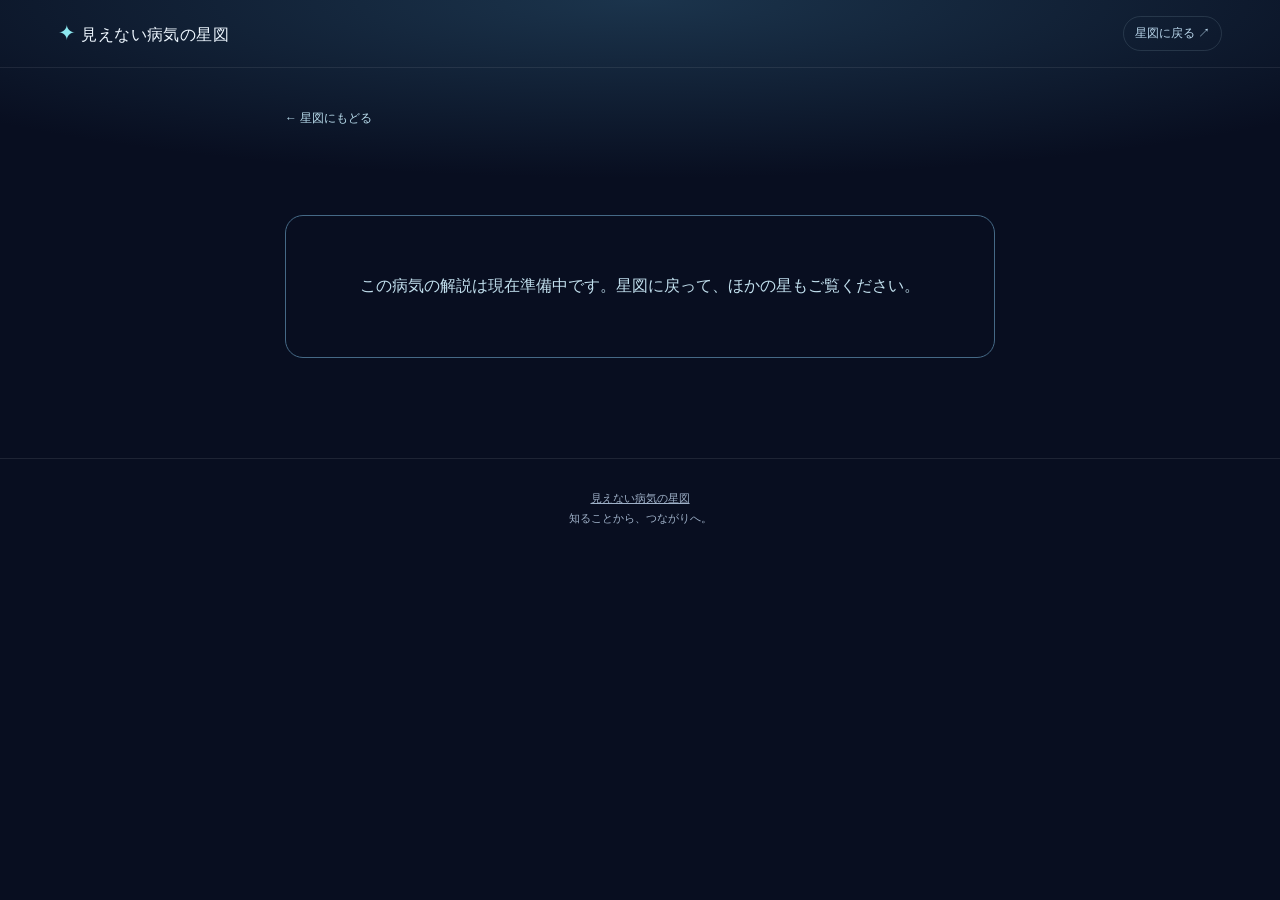
<file: disease/index.html>
<!doctype html>
<html lang="ja">
<head>
 <meta charset="utf-8">
 <meta name="referrer" content="no-referrer">
 <meta name="viewport" content="width=device-width,initial-scale=1,viewport-fit=cover">
 <meta name="theme-color" content="#080e20">
 <meta name="description" content="見えない病気の星図。疾患の概要、日常生活との関係、医療・研究の現状を公的資料にもとづいて紹介します。">
 <title>この病気について知る | 見えない病気の星図</title>
 <link rel="stylesheet" href="../admin/app.css?v=3">
 <link rel="stylesheet" href="./disease.css?v=2">
 <script defer src="../content/disease-guides.js?v=7"></script>
 <script defer src="./disease.js?v=4"></script>
</head>
<body class="disease-article">
 <header class="header">
  <a class="brand" href="../"><span class="brand-star" aria-hidden="true">✦</span>見えない病気の星図</a>
  <a class="weekly-link" href="../">星図に戻る ↗</a>
 </header>
 <main class="disease-page">
  <a href="../" class="page-back">← 星図にもどる</a>
  <div id="loading" class="loading" role="status" aria-live="polite">病気の解説を読み込んでいます…</div>
  <article id="disease-content" hidden>
   <p class="section-caption">ひとつの星を、知る。</p>
   <h1 id="disease-title"></h1>
   <div class="section-rule" aria-hidden="true"></div>
   <section class="article-section" aria-labelledby="about-title">
    <div class="number">01 / OVERVIEW</div>
    <h2 id="about-title">どんな病気？</h2>
    <p id="disease-overview"></p>
   </section>
   <section class="article-section" aria-labelledby="living-title">
    <div class="number">02 / DAILY LIFE</div>
    <h2 id="living-title">暮らしとの関係</h2>
    <p id="disease-living"></p>
   </section>
   <section class="article-section" aria-labelledby="medicine-title">
    <div class="number">03 / CARE & RESEARCH</div>
    <h2 id="medicine-title">医療と研究の現在地</h2>
    <p id="disease-treatment"></p>
   </section>
   <section class="references" aria-labelledby="references-title">
    <h2 id="references-title">参考資料</h2>
    <p>内容は公的な疾患解説・指定難病資料をもとに要約しています。詳しく知りたい方は、原典もご覧ください。</p>
    <ul id="disease-sources"></ul>
    <p class="review-note"><span id="article-reviewed-date">資料確認日：2026年10月11日</span> ／ 病状や治療は一人ひとり異なるため、この文章を診断・治療の判断に使わないでください。</p>
   </section>
   <nav class="article-end" aria-label="星図に戻る">
    <a href="../#participation" class="join-link">星を灯しにいく <span aria-hidden="true">✦</span></a>
    <a href="../" class="plain-link">星図へ戻る →</a>
   </nav>
  </article>
 </main>
 <footer><a href="../">見えない病気の星図</a><br>知ることから、つながりへ。</footer>
</body>
</html>
</file>
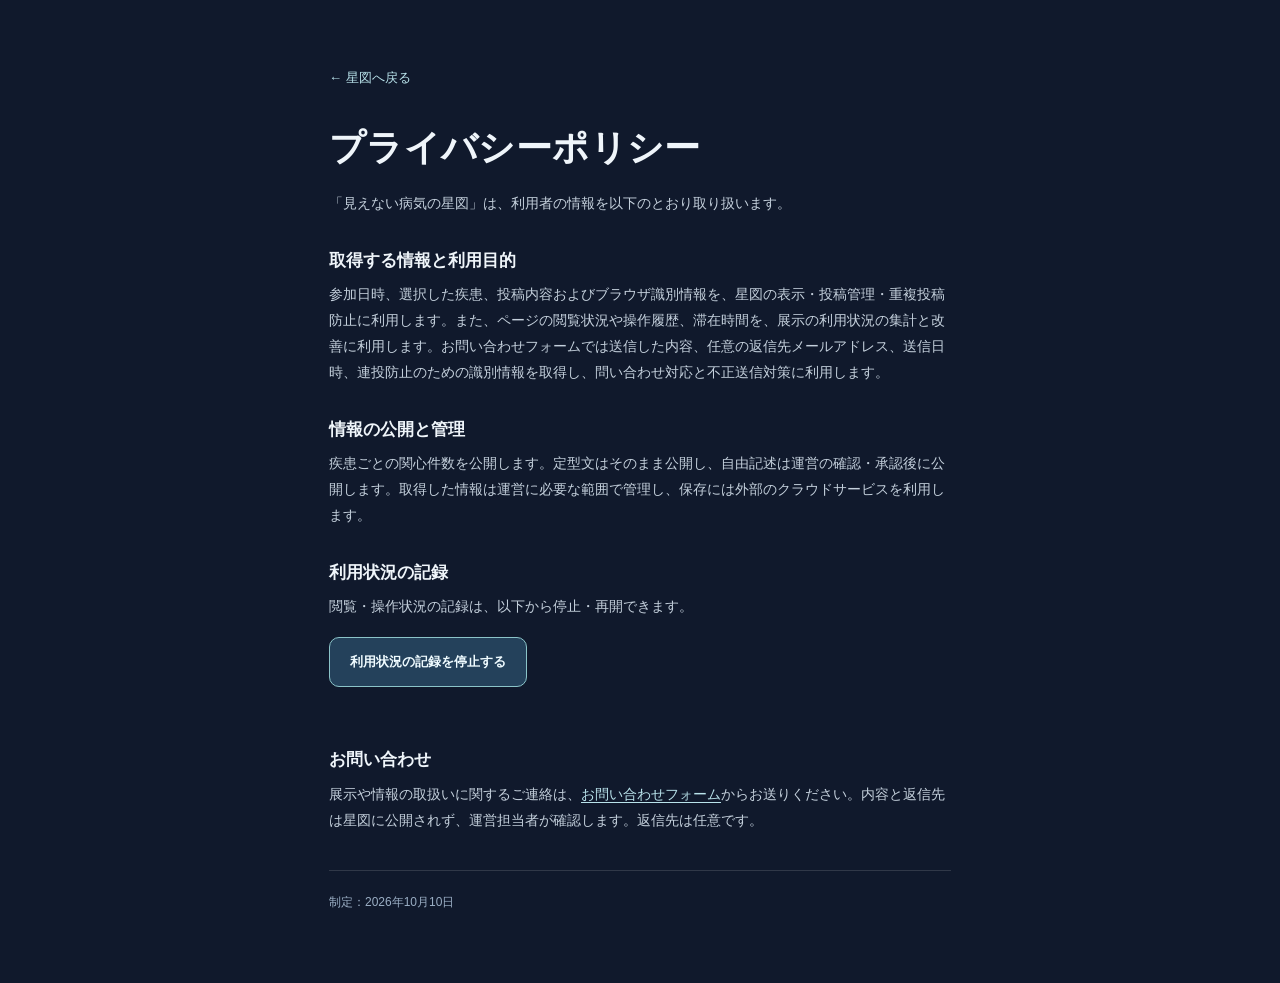
<file: privacy/index.html>
<!doctype html>
<html lang="ja">
<head>
  <meta charset="utf-8">
  <meta name="referrer" content="no-referrer">
 <meta name="viewport" content="width=device-width, initial-scale=1">
  <meta name="theme-color" content="#111b2f">
  <title>プライバシーポリシー | 見えない病気の星図</title>
  <meta name="description" content="見えない病気の星図における情報の取扱いについて。">
  <style>
    :root {
      color-scheme: dark;
      font-family: -apple-system, BlinkMacSystemFont, "Hiragino Sans", "Yu Gothic", Meiryo, sans-serif;
      background: #10192c;
      color: #eff5fa;
      line-height: 1.85;
    }
    * { box-sizing: border-box; }
    body { margin: 0; min-height: 100vh; }
    main { max-width: 670px; margin: 0 auto; padding: clamp(32px, 7vw, 62px) 24px 70px; }
    a { color: #b9e3eb; text-underline-offset: 3px; }
    .back { display: inline-block; font-size: 13px; text-decoration: none; }
    h1 { font-size: clamp(26px, 5.8vw, 36px); line-height: 1.45; margin: 30px 0 17px; letter-spacing: .01em; }
    h2 { font-size: 17px; line-height: 1.5; margin: 31px 0 9px; font-weight: 700; }
    p { color: #c4d0dc; font-size: 14px; margin: 0; }
    .intro { margin-bottom: 8px; }
    button { display: inline-block; margin: 17px 0 0; padding: 12px 20px;
      background: #24415b; color: #effbff; border: 1px solid #8bc4c9;
      border-radius: 10px; font: inherit; font-size: 13px; font-weight: 700;
      min-height: 48px; cursor: pointer;
    }
    button:focus-visible, a:focus-visible { outline: 3px solid #9ce6eb; outline-offset: 3px; }
    #preference-message { min-height: 22px; color: #a9e4e9; font-size: 13px; margin-top: 7px; }
    footer { margin-top: 36px; padding-top: 20px; border-top: 1px solid #ffffff22; }
    .date { font-size: 12px; color: #9aaec4; }
  </style>
</head>
<body>
  <main>
    <a class="back" href="../">← 星図へ戻る</a>
    <h1>プライバシーポリシー</h1>
    <p class="intro">「見えない病気の星図」は、利用者の情報を以下のとおり取り扱います。</p>

    <section>
      <h2>取得する情報と利用目的</h2>
      <p>参加日時、選択した疾患、投稿内容およびブラウザ識別情報を、星図の表示・投稿管理・重複投稿防止に利用します。また、ページの閲覧状況や操作履歴、滞在時間を、展示の利用状況の集計と改善に利用します。お問い合わせフォームでは送信した内容、任意の返信先メールアドレス、送信日時、連投防止のための識別情報を取得し、問い合わせ対応と不正送信対策に利用します。</p>
    </section>

    <section>
      <h2>情報の公開と管理</h2>
      <p>疾患ごとの関心件数を公開します。定型文はそのまま公開し、自由記述は運営の確認・承認後に公開します。取得した情報は運営に必要な範囲で管理し、保存には外部のクラウドサービスを利用します。</p>
    </section>

    <section>
      <h2>利用状況の記録</h2>
      <p>閲覧・操作状況の記録は、以下から停止・再開できます。</p>
      <button type="button" id="analytics-choice">設定を確認しています…</button>
      <p id="preference-message" role="status" aria-live="polite"></p>
    </section>

    <section>
      <h2>お問い合わせ</h2>
      <p>展示や情報の取扱いに関するご連絡は、<a href="../contact/">お問い合わせフォーム</a>からお送りください。内容と返信先は星図に公開されず、運営担当者が確認します。返信先は任意です。</p>
    </section>

    <footer><p class="date">制定：2026年10月10日</p></footer>
  </main>
  <script>
    (() => {
      const button = document.getElementById('analytics-choice');
      const message = document.getElementById('preference-message');
      const key = 'nenone-analytics-optout';
      const render = () => {
        try {
          button.textContent = localStorage.getItem(key) === '1'
            ? '利用状況の記録を再開する'
            : '利用状況の記録を停止する';
        } catch {
          button.disabled = true;
          message.textContent = 'このブラウザでは設定を変更できません。';
        }
      };
      button.addEventListener('click', () => {
        try {
          if (localStorage.getItem(key) === '1') {
            localStorage.removeItem(key);
            message.textContent = '記録を再開しました。';
          } else {
            localStorage.setItem(key, '1');
            message.textContent = '記録を停止しました。';
          }
          render();
        } catch {
          message.textContent = '設定を変更できませんでした。';
        }
      });
      render();
    })();
  </script>
</body>
</html>
</file>
<file: admin/app.css>
:root{font-family:-apple-system,BlinkMacSystemFont,"Hiragino Sans","Yu Gothic",Meiryo,sans-serif;color:#eff7ff;background:#080e20;font-synthesis:none}
*{box-sizing:border-box}html{scroll-behavior:smooth}body{margin:0;min-height:100vh;background:radial-gradient(ellipse 70% 40% at 45% 4%,#1c3151 0,transparent 87%),#080e20}button,input,textarea{font:inherit}button{cursor:pointer}a{color:inherit}button:disabled{opacity:.5;cursor:default}button:focus-visible,a:focus-visible,input:focus-visible,textarea:focus-visible{outline:3px solid #8ce1eb;outline-offset:3px}
.header{min-height:68px;padding:13px clamp(18px,5vw,58px);display:flex;justify-content:space-between;align-items:center;gap:12px;border-bottom:1px solid #ffffff14}.brand{text-decoration:none;font-weight:750;font-size:clamp(12px,2.5vw,16px);letter-spacing:.025em}.brand-star{color:#8ce8f0;font-size:21px;margin-right:5px}.weekly-link{font-size:12px;color:#b8d5ea;text-decoration:none;border:1px solid #5c71804f;border-radius:100px;padding:8px 11px;white-space:nowrap}.weekly-link:hover{background:#ffffff0d}
main{width:min(1160px,100%);margin:auto;padding:0 clamp(18px,4vw,38px)}.eyebrow{font-weight:800;font-size:10px;letter-spacing:.18em;color:#98dbeb}.hero{text-align:center;padding:clamp(54px,8vw,95px) 0 35px}.hero h1{font-size:clamp(30px,7.4vw,60px);font-weight:800;letter-spacing:.015em;line-height:1.44;margin:18px 0}.hero h1 em{font-style:normal;color:#a7e6ed;text-shadow:0 0 28px #2b9fba59}.hero p:not(.eyebrow){font-size:clamp(12px,2.8vw,15px);line-height:2.1;color:#c5d6e6}.stat-row{display:flex;justify-content:center;gap:26px;margin:30px 0 0;color:#a8b9cc;font-size:12px}.stat-row strong{font-size:22px;color:#eafcff;margin-right:5px}
.constellation{margin-top:10px}.map-topline{display:flex;align-items:center;justify-content:space-between;gap:16px;margin:0 4px 14px}.map-topline h2{margin:0;font-size:17px}.map-topline span{color:#90adc8;font-size:11px}
.sky-view{position:relative;height:clamp(370px,54vw,540px);border:1px solid #415c7c80;border-radius:24px;overflow:hidden;background:radial-gradient(ellipse at 60% 52%,#1a3858 0,#0c1a37 43%,#0a122a 100%);isolation:isolate;box-shadow:0 20px 65px #01081680,inset 0 0 60px #4285bb1b}.sky-decoration{position:absolute;inset:0;background-image:radial-gradient(#c5e8fb 1px,transparent 1.5px),radial-gradient(#8abedb 1px,transparent 1.5px);background-size:67px 75px,99px 113px;background-position:14px 20px,47px 60px;opacity:.18;pointer-events:none}.sky-view:before{content:"";position:absolute;inset:0;background:radial-gradient(ellipse 30% 30% at 21% 69%,#5364a53a,transparent),radial-gradient(ellipse 28% 30% at 81% 18%,#56dce927,transparent);pointer-events:none}
.star-layer{position:absolute;inset:0}.star-node{--scale:1;position:absolute;transform:translate(-50%,-50%);width:54px;height:54px;border:none;border-radius:50%;background:transparent;display:grid;place-items:center;color:#fff;z-index:1;transition:transform .3s,filter .3s;isolation:isolate}.star-node:before{content:"";position:absolute;inset:0;border-radius:50%;background:radial-gradient(circle,#63e5ed57,transparent 70%);filter:blur(6px);transform:scale(var(--scale));z-index:-1}.star-node .spark{font-size:31px;text-shadow:0 0 6px #dcffff,0 0 22px #6bcde6,0 0 55px #66e1ff;font-weight:600;transform:scale(var(--scale));line-height:1}.star-node.share .spark{color:#ffd5b1;text-shadow:0 0 9px #ffd8ac,0 0 28px #d683d5}.star-node.share:before{background:radial-gradient(circle,#e8a8e15e,transparent 70%)}.star-node.mixed .spark{color:#d2f9e5;text-shadow:0 0 12px #caf1fc,0 0 24px #d99ad9}.star-node:hover,.star-node:focus-visible{transform:translate(-50%,-50%) scale(1.22);filter:brightness(1.2);z-index:5}.star-node.selected{filter:brightness(1.3)}.star-node .spark-label{position:absolute;top:100%;left:50%;transform:translateX(-50%);white-space:nowrap;font-size:9px;color:#bcd8ea;opacity:.8;text-shadow:0 1px 3px #010714}
.empty-stars{position:absolute;top:50%;left:50%;transform:translate(-50%,-50%);text-align:center;width:90%;color:#cee6f4}.empty-stars .empty-spark{font-size:60px;color:#9aceed;display:block;opacity:.45}.empty-stars h3{font-size:18px;font-weight:700;letter-spacing:.04em}.empty-stars p{font-size:12px;opacity:.8}.star-detail{position:absolute;z-index:20;bottom:15px;left:50%;transform:translateX(-50%);width:min(460px,calc(100% - 28px));max-height:80%;overflow:auto;background:#121e39ed;border:1px solid #9acae46b;box-shadow:0 12px 40px #0008;backdrop-filter:blur(16px);padding:18px 18px 16px;border-radius:16px}.star-detail[hidden]{display:none}.star-detail button{position:absolute;right:13px;top:8px;background:none;color:#eaf6ff;border:0;font-size:24px}.detail-overline{color:#97c9df;letter-spacing:.1em;font-size:10px;font-weight:700;margin:0 0 10px}.star-detail h3{font-size:17px;margin:0 24px 10px 0}.star-detail p{font-size:12px;line-height:1.8;color:#d0ddec}.comment-bubbles{display:flex;flex-wrap:wrap;gap:8px;margin-top:10px}.comment-bubbles span{display:block;padding:9px 12px;border-radius:16px 16px 16px 3px;background:#2f436e;color:#f1f7ff;font-size:12px;line-height:1.7;overflow-wrap:anywhere;max-width:100%}
.legend{display:flex;flex-wrap:wrap;justify-content:center;gap:17px;margin-top:18px;color:#b6cede;font-size:12px}.legend i{display:inline-block;height:11px;width:11px;border-radius:50%;margin-right:6px;vertical-align:middle}.light-share{background:#ffd3ab;box-shadow:0 0 10px #e9aaee}.light-discover{background:#9ee6f9;box-shadow:0 0 10px #55bfe9}.hint{text-align:center;color:#92a7c1;font-size:11px;line-height:1.9;margin:13px auto 20px}
.participation{margin:55px auto 70px;text-align:center;padding:38px 22px 42px;border:1px solid #5a7d944d;background:linear-gradient(140deg,#1d2c4a,#101b34);border-radius:24px;max-width:760px}.participation h2{font-size:clamp(23px,5.2vw,32px);margin:12px 0}.participation p:not(.eyebrow){color:#bdcfe1;font-size:12px;line-height:2}.participation-status{color:#b4e3ea;font-size:12px;margin:18px 0 14px}.cta{color:#071f31;background:linear-gradient(100deg,#c0e4f6,#8ce7e9);border:0;font-weight:800;border-radius:100px;padding:15px 26px;box-shadow:0 10px 34px #3ac3cb32;min-height:49px}.cta:hover:not(:disabled){filter:brightness(1.09)}.participation .cta{width:min(360px,100%)}.participation .note{color:#829caf!important;font-size:10px!important;margin-top:20px}
.about{max-width:690px;margin:0 auto 70px;padding:0 4px;color:#b6c4d8}.about h2{color:#f0f8ff;font-size:18px}.about p{font-size:12px;line-height:2.2}footer{border-top:1px solid #ffffff17;color:#9fb1c8;padding:30px 20px 42px;text-align:center;font-size:11px;line-height:2.2}
.flow-modal{width:min(560px,calc(100% - 25px));border-radius:22px;border:1px solid #8ab6c358;background:linear-gradient(165deg,#192748,#101a32);color:#f7fbff;box-shadow:0 20px 90px #0009;max-height:90dvh;overflow-y:auto;padding:0}.flow-modal::backdrop{background:#020713c9;backdrop-filter:blur(5px)}.modal-inner{padding:25px 24px 27px}.modal-bar{display:flex;justify-content:space-between;align-items:center;font-size:11px;font-weight:700;letter-spacing:.12em;color:#98bdd1;margin-bottom:16px}.modal-bar button{font-size:26px;background:transparent;color:#eef8ff;border:0;line-height:1}.form-step[hidden]{display:none}.form-step h2{font-size:clamp(22px,4.3vw,28px);line-height:1.5;margin:15px 0 12px}.form-step>p:not(.eyebrow):not(.privacy-line){color:#becfe3;font-size:13px;line-height:1.9}.path-card{width:100%;background:#223653;border:1px solid #6388a062;border-radius:15px;margin:12px 0 0;padding:16px 13px;display:flex;align-items:center;gap:15px;text-align:left;color:#edf8ff;min-height:95px}.path-card:hover{background:#2e4365}.path-icon{width:46px;height:46px;border-radius:50%;display:grid;place-items:center;flex-shrink:0;font-size:32px}.path-icon.share{color:#ffd6bd;background:#745c8070}.path-icon.discover{color:#a6eef4;background:#255b7780}.path-card strong{display:block;font-size:14px;line-height:1.5}.path-card small{display:block;font-size:11px;color:#c1d2e5;line-height:1.6;margin-top:4px}.path-card .arrow{margin-left:auto}.privacy-line{font-size:11px;line-height:1.9;color:#a9c0d2;margin-top:23px;border-top:1px solid #ffffff20;padding-top:16px}
#disease-search-wrap label,.form-step label{display:block;margin:16px 0 8px;color:#c9e6f6;font-weight:750;font-size:12px}
input[type=search],textarea{background:#0d1830;color:#f4f8ff;border:1px solid #57758e;border-radius:11px;display:block;width:100%;padding:13px 14px;min-height:49px}textarea{resize:vertical;line-height:1.65;min-height:126px}.disease-results{margin:10px 0;max-height:185px;overflow:auto;display:grid;gap:6px}.disease-results button{border:1px solid #526e8965;background:#1d2c49;color:#effbff;text-align:left;border-radius:9px;padding:10px 12px;font-size:13px}.disease-results button:hover,.disease-results button.selected{background:#2d5876;border-color:#b8e6eb}.auto-disease{margin:28px 0 14px;border:1px solid #71b8c388;border-radius:16px;background:#153044;padding:24px;text-align:center}.auto-disease span{color:#a8dce9;font-size:12px}.auto-disease strong{display:block;font-size:20px;line-height:1.6;margin:12px 0 18px}.auto-disease button{background:transparent;color:#b1e2e8;border:1px solid #80a9b280;padding:8px 13px;border-radius:30px;font-size:12px}.modal-bottom{display:flex;justify-content:space-between;align-items:center;gap:10px;margin-top:23px}.modal-bottom .back{background:transparent;border:0;color:#d0dfec;font-size:12px;padding:10px}.step-next{font-size:12px;max-width:75%}.text-info{display:flex;justify-content:space-between;align-items:center;gap:12px;color:#a3b6cb;font-size:10px;line-height:1.7;margin-top:8px}.error-message{color:#ffc1ad;font-size:12px;line-height:1.7}.done-symbol{font-size:82px;color:#ace8ef;text-shadow:0 0 35px #84cce9}.finish{text-align:center;padding:15px 0 8px}.finish p{margin-bottom:28px}
@media(max-width:600px){.header{padding:12px 13px;min-height:58px}.brand{font-size:11px}.weekly-link{font-size:10px;padding:7px 9px}.hero{padding:52px 0 20px}.hero h1{font-size:clamp(29px,7.8vw,41px)}.hero p:not(.eyebrow){font-size:11px}.sky-view{height:min(118vw,510px);border-radius:17px}.map-topline h2{font-size:15px}.map-topline span{font-size:10px}.star-detail{bottom:11px}.participation{margin:39px auto 55px;padding:32px 18px}.flow-modal{margin:auto 0 0;max-height:91dvh;width:100%;border-radius:22px 22px 0 0}.modal-inner{padding:22px 18px max(22px,env(safe-area-inset-bottom))}.flow-modal::backdrop{background:#020713d6}.path-card{min-height:93px}.text-info{display:block}.text-info span{display:block;margin:4px 0}}
@media(prefers-reduced-motion:reduce){html{scroll-behavior:auto}.star-node{transition:none}}

/* Preset-first quick moderation experience */
.preset-list{display:grid;grid-template-columns:repeat(2,minmax(0,1fr));gap:9px;margin:10px 0 20px}
.preset-option{background:#203851;color:#eaf9ff;border:1px solid #6f99ab70;border-radius:12px;padding:12px 9px;min-height:50px;font-size:12px;font-weight:700;line-height:1.5;text-align:center}
.preset-option:hover{background:#31536a}
.preset-option.selected{background:#255c72;border-color:#92f0f0;box-shadow:inset 0 0 0 1px #94e5e8}
.approval-note{color:#b5d5db;font-size:11px;line-height:1.8;margin:0 0 15px}
.comment-publish-status{font-size:12px;color:#a9dde7;line-height:1.8}
.source-credit{display:inline-block;max-width:740px;margin-top:12px;font-size:10px;line-height:1.8;color:#8ea3be}
.source-credit a{color:#a2cce3}
@media(max-width:400px){.preset-option{font-size:11px;padding:9px 5px}}

.disease-results .result-parent{display:block;font-size:10px;line-height:1.6;color:#a6c1d3;margin-top:3px;font-weight:400}

/* Exhibition UX v3: clearer type scale and reliable centered Safari dialog */
:root{font-family:-apple-system,BlinkMacSystemFont,"Hiragino Sans","Yu Gothic",Meiryo,sans-serif}
.hero{padding-top:clamp(40px,7vw,78px);padding-bottom:28px}
.hero h1{font-size:clamp(34px,8vw,58px);line-height:1.38;letter-spacing:0;font-weight:760}
.hero h1 em{font-weight:760;text-shadow:none}
.hero p:not(.eyebrow){font-size:clamp(14px,2.6vw,16px);line-height:1.8;margin:16px 0}
.hero-join{display:inline-flex;gap:14px;align-items:center;justify-content:center;margin:17px auto 8px;
 min-height:48px;padding:12px 27px;border:1px solid #9acbd177;border-radius:100px;
 color:#d4f7ff;font-size:14px;font-weight:700;text-decoration:none}
.hero-join:hover{background:#284b5a66}
.map-topline h2{font-size:clamp(17px,3.5vw,22px)}
.map-topline span{font-size:12px}
.hint{font-size:12px;line-height:1.7}
.participation h2{font-size:clamp(24px,5vw,34px)}
.participation p:not(.eyebrow){font-size:14px}
.about{margin:0 auto 45px}
.about h2{font-size:20px}
.about p{font-size:14px}
.footer,footer{line-height:1.8}
.privacy-link{display:inline-block;font-size:12px;margin:10px 0 4px}
.privacy-link a{color:#b3dfe7}
.source-credit{font-size:10px}
.flow-modal{inset:0;position:fixed;margin:auto;max-height:min(85dvh,760px);overscroll-behavior:contain}
.form-step h2{font-size:clamp(23px,5vw,30px);letter-spacing:.01em}
.form-step>p:not(.eyebrow):not(.privacy-line){font-size:14px}
.path-card{gap:13px;min-height:102px;padding:18px 15px}
.path-card strong{font-size:16px}
.path-card small{font-size:12px;line-height:1.6}
.modal-bar{margin-bottom:18px}
.modal-bar button{width:44px;height:44px;font-size:27px;display:grid;place-items:center;padding:0;border-radius:10px}
.disease-results button{padding:13px 14px;font-size:14px;min-height:44px}
.disease-results .result-parent{font-size:11px}
.suggest-toggle{display:block;width:100%;border:1px dashed #8ba5b8;background:transparent;color:#bde1ed;
 border-radius:10px;padding:13px 12px;font-weight:700;font-size:13px;text-align:center;margin-top:13px;min-height:47px}
.suggest-toggle:hover{background:#2a435d}
.suggest-panel{background:#162943;border:1px solid #597b9b;border-radius:14px;margin-top:14px;padding:17px}
.suggest-panel[hidden]{display:none!important}
.suggest-panel h3{font-size:17px;margin:0 0 5px}
.suggest-panel p{color:#c2d4e2;font-size:12px;line-height:1.7}
.suggest-panel input{display:block;width:100%;border:1px solid #7791a8;background:#0d1830;color:#fff;
 border-radius:10px;min-height:49px;padding:12px;font:inherit}
.suggest-actions{display:flex;align-items:center;justify-content:space-between;gap:10px;margin-top:12px}
.suggest-actions .cta{font-size:13px;padding:11px 20px}
.suggest-actions .back{border:0;background:none;color:#c3e4ee;min-height:44px;padding:10px}
#suggest-status{margin:12px 0 0;font-size:12px;line-height:1.7}
#suggest-status:empty{display:none}
.stat-row strong{font-size:26px}
.cta{font-size:15px;min-height:51px}
.form-step .error-message{min-height:0}
@media(max-width:600px){
 .header{padding:11px 16px}
 .hero{padding-top:40px;padding-bottom:23px}
 .hero h1{font-size:clamp(33px,8.4vw,42px)}
 .hero p:not(.eyebrow){font-size:13px}
 .sky-view{height:min(116vw,500px)}
 .participation{padding:31px 20px;margin:36px auto 46px}
 dialog.flow-modal{position:fixed;inset:0;margin:auto;width:calc(100% - 24px);max-width:520px;
  max-height:calc(100dvh - 36px);border-radius:21px;overflow-y:auto;}
 .modal-inner{padding:22px 21px max(23px,env(safe-area-inset-bottom))}
 .path-card{min-height:100px}
 .modal-bottom{position:sticky;bottom:0;background:#152540;padding:10px 0}
 .privacy-line{margin-top:20px}
 .preset-list{gap:8px}
 .stat-row{gap:22px}
}
</file>
<file: disease/disease.css>
.disease-article{background:radial-gradient(ellipse 77% 22% at 50% 0%,#1b344c 0%,transparent 90%),#080e20;color:#eef7ff}
.disease-page{max-width:850px;margin:0 auto;padding:28px clamp(22px,6vw,70px) 100px}
.page-back,.plain-link{display:inline-flex;color:#b8dbeb;text-decoration:none;font-size:12px;align-items:center;min-height:44px}
.page-back:hover,.plain-link:hover{color:#fff}
.loading{margin-top:75px;padding:60px 16px;text-align:center;color:#c2e0ee;border:1px solid #456986;border-radius:18px}
#disease-content[hidden]{display:none}
.section-caption{font-size:11px;letter-spacing:.13em;color:#94c8dc;font-weight:750;margin:58px 0 14px}
.disease-article h1{font-size:clamp(29px,6.5vw,48px);line-height:1.43;letter-spacing:.025em;margin:0 0 19px;font-weight:750}
.section-rule{height:1px;background:linear-gradient(90deg,#63a6be88,transparent);margin:48px 0 15px}
.article-section{padding:38px 0 37px;border-bottom:1px solid #ffffff20}
.article-section .number{font-size:10px;letter-spacing:.14em;font-weight:800;color:#78aec9;margin-bottom:15px}
.article-section h2{font-size:clamp(19px,4vw,25px);font-weight:730;margin:0 0 21px}
.article-section p{font-size:clamp(14px,2.5vw,16px);line-height:2.15;letter-spacing:.02em;color:#d7e3ef;margin:0;max-width:710px}
.references{margin:57px 0 0;color:#b9c9d7}
.references h2{color:#e7f7fd;font-size:17px;margin:0 0 19px}
.references>p{font-size:12px;line-height:2;margin:0 0 15px}
.references ul{list-style:none;padding:0;margin:17px 0 28px;display:grid;gap:10px}
.references li a{display:block;color:#b5e3f0;border:1px solid #50788a88;background:#13263b;
padding:14px 17px;border-radius:12px;line-height:1.65;text-decoration:none;font-size:13px}
.references li a:hover{background:#1d3851;border-color:#9bc6d9}
.review-note{color:#92acbe!important;border-left:2px solid #6e9eb8;padding-left:14px}
.article-end{display:flex;justify-content:space-between;align-items:center;flex-wrap:wrap;gap:13px;margin:50px 0 0}
.article-end .join-link{display:inline-flex;border-radius:100px;border:1px solid #5a8aa0;
background:#255168;padding:14px 23px;text-decoration:none;color:#efffff;font-size:13px;font-weight:750;min-height:46px;gap:12px}
@media(max-width:600px){.disease-page{padding-top:12px;padding-bottom:70px}.section-caption{margin-top:35px}.article-section{padding:31px 0}.references{margin-top:38px}}
</file>
